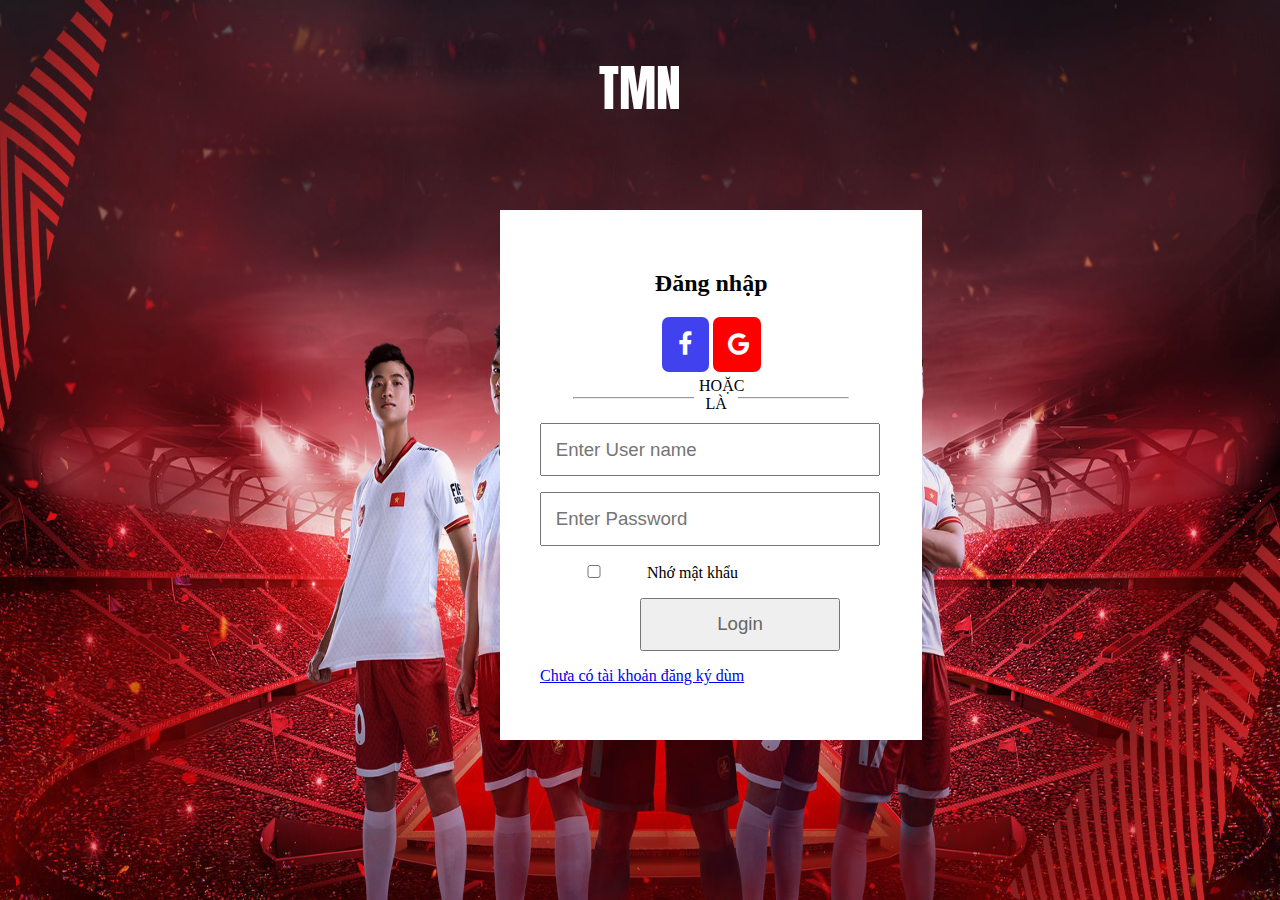
<file: dangky.html>
<!DOCTYPE html>
<html lang="en">

<head>
    <meta charset="UTF-8">
    <meta name="viewport" content="width=device-width, initial-scale=1.0">
    <meta http-equiv="X-UA-Compatible" content="ie=edge">
    <title>Document</title>
    <link href="https://fonts.googleapis.com/css?family=Alfa+Slab+One|Open+Sans&display=swap" rel="stylesheet">
    <link rel="stylesheet" href="dangky/style.css">
    <link rel="stylesheet" href="https://cdnjs.cloudflare.com/ajax/libs/font-awesome/4.7.0/css/font-awesome.min.css">
    <link rel="stylesheet" href="https://fontawesome.com/icons/google?style=brands">
    <link href="https://fonts.googleapis.com/css?family=Anton&display=swap" rel="stylesheet">

</head>

<body onload="fill();">
    <div class="full">
        <div class="bgnen">
            <img src="images/ok.jpg" alt="">
        </div>
        <div class="page">
            <a href="#" style="color: white;"> TMN </a>
        </div>
        <div class="boxcenter">

            <div class="bwwhite">
                <h2>Đăng nhập</h2>
                <div class="full ">
                    <div class="top">
                        <div class="i1"><i class="fa fa-facebook-f"></i></div>
                        <div class="i"> <i class="fa fa-google"></i></div>
                    </div>
                </div>
                <div class="full gach">
                    <div class="or">HOẶC LÀ</div>
                    <hr>
                </div>
                <div class="full">
                    <form name="frmLogin" action="index.html">
                        <p><input type="text" name="txtUsername" placeholder="Enter User name"></p>
                        <p><input type="password" name="txtPwd" placeholder="Enter Password"></p>
                        <p><input type="checkbox" name="ckRem" style="width: 100px;">Nhớ mật khẩu</p>
                        <p><input type="button" value="Login" onclick="fLogin();" style="width: 200px; text-align: center; margin-left: 100px;"></p>
                        <p>
                            <a href="dangnhap.html">Chưa có tài khoản đăng ký dùm</a>
                        </p>
                    </form>
                </div>

            </div>
        </div>
</body>

</html>
<script src="js/slideshow.js"></script>
<script>
    //function fLogin() {
    //      if (frmLogin.txtUsername.value !== '' && frmLogin.txtPwd.value !== '') {
    //         user.username = frmLogin.txtUsername.value;
    //         user.password = frmLogin.txtPwd.value;
    //        localStorage.setItem("objUser", JSON.stringify(user));
    //
    //
    //  frmLogin.submit();
    //  }
    // }

    function fLogin() {
        var user = frmLogin.txtUsername.value;
        var pass = frmLogin.txtPwd.value;
        var username = localStorage.getItem("username");
        var password = localStorage.getItem("password");
        if (user == username && pass == password) {
            frmLogin.submit();
        } else {
            alert("Tài khoản không tồn tại")
        }

    }
</script>
</file>
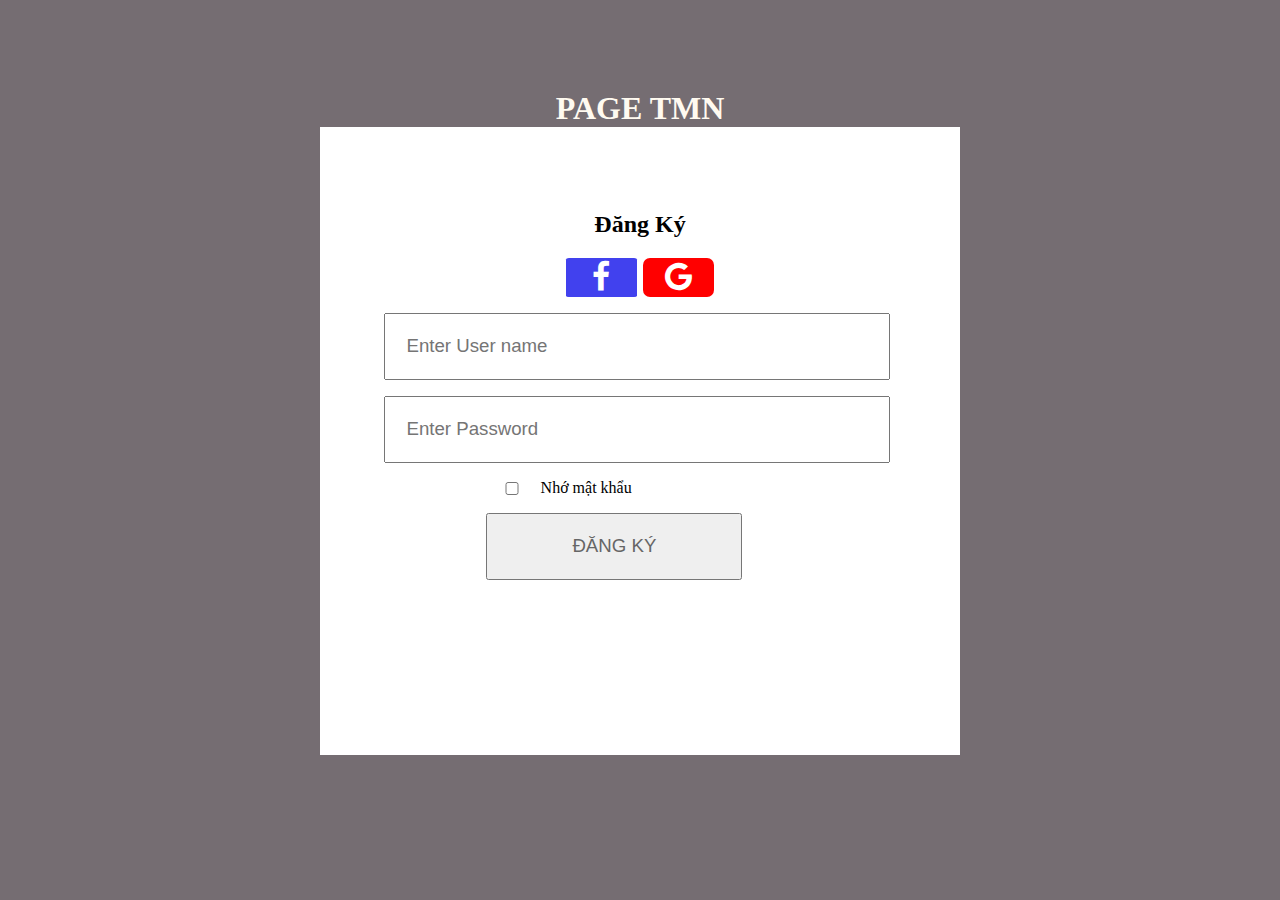
<file: dangnhap.html>
<!DOCTYPE html>
<html lang="en">

<head>
    <meta charset="UTF-8">
    <meta name="viewport" content="width=device-width, initial-scale=1.0">
    <meta http-equiv="X-UA-Compatible" content="ie=edge">
    <title>Document</title>
    <link href="https://fonts.googleapis.com/css?family=Alfa+Slab+One|Open+Sans&display=swap" rel="stylesheet">
    <link rel="stylesheet" href="dangky/style2.css">
    <link rel="stylesheet" href="https://cdnjs.cloudflare.com/ajax/libs/font-awesome/4.7.0/css/font-awesome.min.css">
    <link rel="stylesheet" href="https://fontawesome.com/icons/google?style=brands">
    <link href="https://fonts.googleapis.com/css?family=Anton&display=swap" rel="stylesheet">


</head>

<body onload="fill();">
    <div class="full">
        <div class="boxcenter">
            <h1>PAGE TMN</h1>
            <div class="bwwhite">

                <h2>Đăng Ký</h2>
                <div class="full ">
                    <div class="top">
                        <div class="i1"><i class="fa fa-facebook-f"></i></div>
                        <div class="i"> <i class="fa fa-google"></i></div>
                    </div>
                </div>
                <div class="fullform">
                    <form name="frmLogin" action="index.html">
                        <p><input type="text" name="txtUsername" placeholder="Enter User name"></p>
                        <p><input type="password" name="txtPwd" placeholder="Enter Password"></p>
                        <p><input type="checkbox" name="ckRem" id="mk">Nhớ mật khẩu</p>
                        <p><input type="button" value="ĐĂNG KÝ" id="btn" onclick="check();"></p>
                    </form>
                </div>

            </div>
        </div>
    </div>
</body>

</html>
<script src="js/login.js"></script>
<script>
    var username = localStorage.getItem("username");
    var password = localStorage.getItem("password");

    function fill() {
        var isCheck = localStorage.getItem("remember");
        if (isCheck == true) {
            frmLogin.txtUsername.value = localStorage.getItem("username");
            frmLogin.txtPwd.value = localStorage.getItem("password");
            frmLogin.ckRem.checked = isCheck;
        }
    }

    function check() {
        var user = frmLogin.txtUsername.value;
        var pass = frmLogin.txtPwd.value;
        var regUser = /^[a-z0-9]{1,15}$/;
        var regPass = /^[a-z0-9]{1,15}$/;
        if (user.trim() == " ") {
            alert("Không để trống tên. ");
            frmLogin.txtUsername.focus();
            return;
        } else if (!regUser.test(user)) {
            alert("Tên đăn nhập không đúng định dạng ");
            frmLogin.txtUsername.focus();
            return;
        } else if (user == username) {
            alert("Trùng tên đăng nhập")
            frmLogin.txtUsername.focus();
            return;
        } else if (pass.trim() == " ") {
            alert("Không để trống mật khẩu. ");
            frmLogin.txtPwd.focus();
            return;
        } else if (!regPass.test(pass)) {
            alert("Mật khẩu không đúng định dạng. ");
            frmLogin.txtPwd.focus();
            return;
        } else {
            localStorage.setItem("username", frmLogin.txtUsername.value);
            localStorage.setItem("password", frmLogin.txtPwd.value);
            localStorage.setItem("remember", frmLogin.ckRem.checked);
            frmLogin.submit();
        }
    }
</script>
</file>
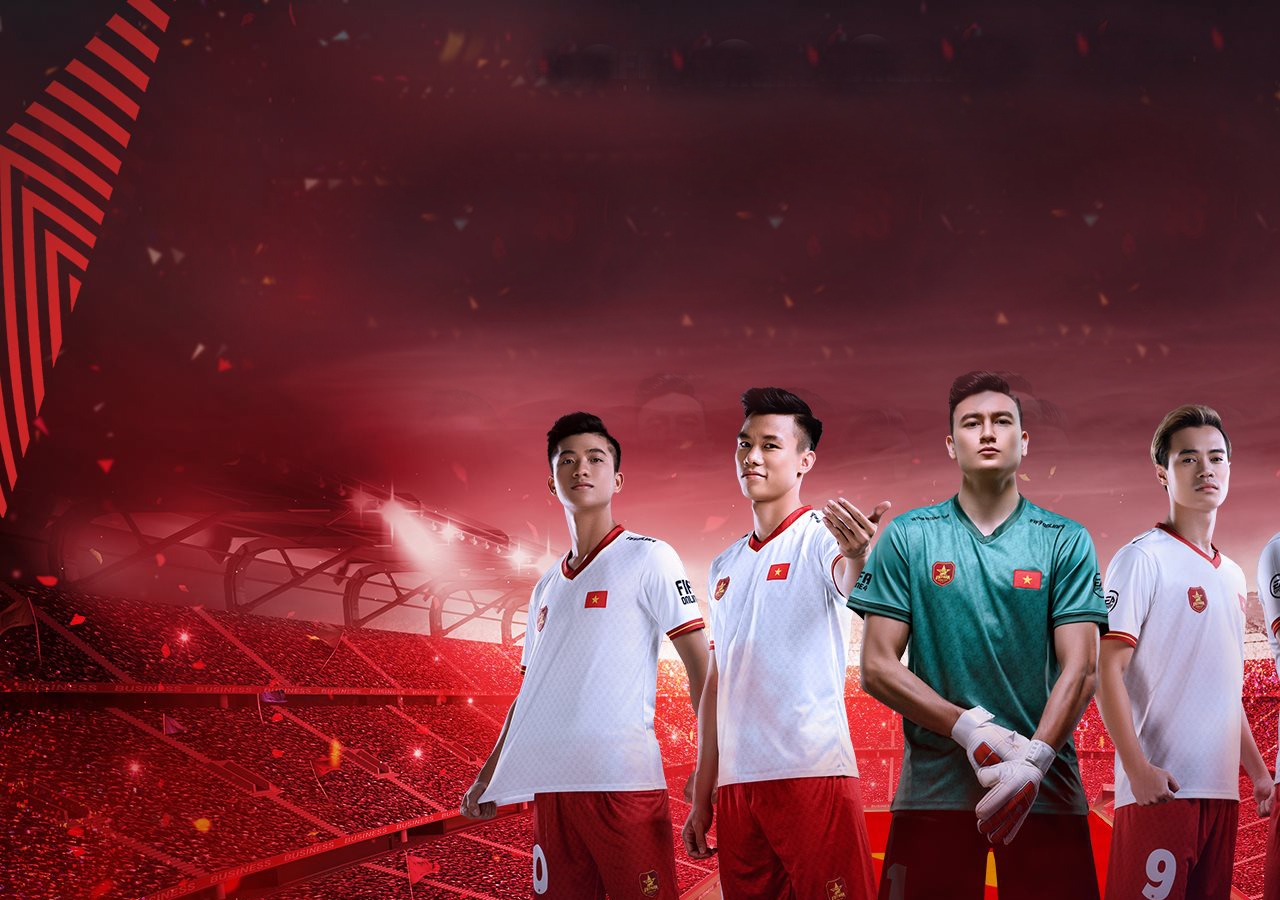
<file: uchat.html>
<!DOCTYPE html>
<html lang="en">

<head>
    <meta charset="UTF-8">
    <meta name="viewport" content="width=device-width, initial-scale=1.0">
    <title>Document</title>

<style>

body{

    background-image: url("ok1.jpg");
}
</style>

    <link rel="stylesheet" href="dangky/uchat.css">
</head>

<body>
    <div class="bg" >
  
    </div>
 
</body>


</html>
</file>
<file: dangky/style.css>
body {
    margin: 0;
    padding: 0;
}

.bgnen {
    width: 100%;
    float: left;
    top: -30;
    position: absolute;
    height: 100%;
}

.bgnen img {
    position: absolute;
    top: 0px;
    width: 100%;
    height: 100%;
}

.full {
    width: 100%;
    float: left;
}

.boxcenter {
    top: 200px;
    left: 500px;
    position: absolute;
    width: 33%;
    margin: 0 auto;
    z-index: 9999;
}

.page {
    width: 100%;
    float: left;
    position: absolute;
    left: 0px;
    top: 50px;
}

.page a {
    text-align: center;
    display: block;
    text-decoration: none;
    font-size: 50px;
    font-family: 'Anton', sans-serif;
}

.bwwhite {
    background-color: white;
    min-height: 450px;
    margin-top: 10px;
    padding: 40px;
}

h2 {
    text-align: center;
}

.top {
    width: 29%;
    margin: 0 auto;
}

.i {
    float: left;
    width: 48%;
    background-color: red;
    color: white;
    border-radius: 7px;
    text-align: center;
}

.i1 {
    background-color: rgb(65, 65, 238);
    float: left;
    color: rgb(255, 255, 255);
    width: 48%;
    border-radius: 7px;
    text-align: center;
    margin-right: 4%;
}

.i1 i,
.i i {
    padding: 15px;
    font-size: 25px;
    text-align: center;
}

hr {
    width: 80%;
    margin-top: 25px;
    text-align: center;
}

.gach {
    position: relative;
}

.or {
    padding: 5px 5px;
    width: 10%;
    margin-left: 45%;
    text-align: center;
    position: absolute;
    background-color: white;
}

table {
    width: 100%;
    border-spacing: 20px;
}

.td {
    padding: 10px;
}

input {
    width: 90%;
    padding: 4%;
    font-size: 14pt;
    color: #666;
}

input[type="submit"] {
    width: 100%;
    background-color: rgb(250, 87, 87);
    color: #fff;
    border: none;
}

.a {
    text-align: center;
}

.a a {
    color: #666;
}

.b {
    margin-top: 30px;
    text-align: justify;
    font-size: 18px;
    padding: 0 7px;
}

.b a {
    color: rgb(255, 255, 255);
    text-align: center;
}
</file>
<file: dangky/style2.css>
body {
    margin: 0 auto;
    padding: 0;
    background-color: rgb(117, 109, 114);
}

h1 {
    text-align: center;
    color: floralwhite;
    font-style: unset;
    margin: 0 auto;
}

.full {
    width: 100%;
    float: left;
}

.fullform {
    width: 100%;
    float: left;
}

.boxcenter {
    top: 10%;
    left: 25%;
    position: absolute;
    width: 50%;
    margin: 0 auto;
    z-index: 9999;
    height: 60%;
}

.page {
    width: 100%;
    float: left;
    position: absolute;
    left: 5%;
    top: 10%;
}

.page a {
    text-align: center;
    display: block;
    text-decoration: none;
    font-size: 3em;
    font-family: 'Anton', sans-serif;
}

.bwwhite {
    background-color: white;
    height: 100%;
    margin-top: 10%;
    padding: 10%;
    margin: 0 auto;
}

h2 {
    text-align: center;
}

.top {
    width: 29%;
    margin: 0 auto;
}

.i {
    float: left;
    width: 48%;
    background-color: red;
    color: white;
    border-radius: 7px;
    text-align: center;
}

.i1 {
    background-color: rgb(65, 65, 238);
    float: left;
    color: rgb(255, 255, 255);
    width: 48%;
    border-radius: 4%;
    text-align: center;
    margin-right: 4%;
}

.i1 i,
.i i {
    padding: 5%;
    font-size: 2em;
    text-align: center;
}

hr {
    width: 80%;
    margin-top: 10%;
    text-align: center;
}

.gach {
    position: relative;
}

.or {
    padding: 3%;
    width: 10%;
    margin-left: 40%;
    text-align: center;
    position: absolute;
    background-color: white;
}

table {
    width: 100%;
    border-spacing: 20px;
}

.td {
    padding: 10%;
}

input {
    width: 90%;
    padding: 4%;
    font-size: 14pt;
    color: #666;
}

#btn {
    width: 50%;
    text-align: center;
    margin-left: 20%;
}

#mk {
    width: 10%;
    margin-left: 20%;
    float: left;
}

@media screen and (min-width:300px) {
    .boxcenter {
        max-width: 700px;
        margin: 0 auto;
        max-height: 500px;
    }
}

@media screen and (min-height:200px) {
    .bwwhite {
        max-height: 500px;
        margin: 0 auto;
    }
    .fullform {
        min-height: 100px;
        margin: 0 auto;
    }

}
</file>
<file: dangky/uchat.css>
html {
     height: 100%
 }
 
 body {
     height: 100%;
     margin: 0;
     padding: 0
 }
 
 #map-canvas {
     height: 100%
 }
</file>
